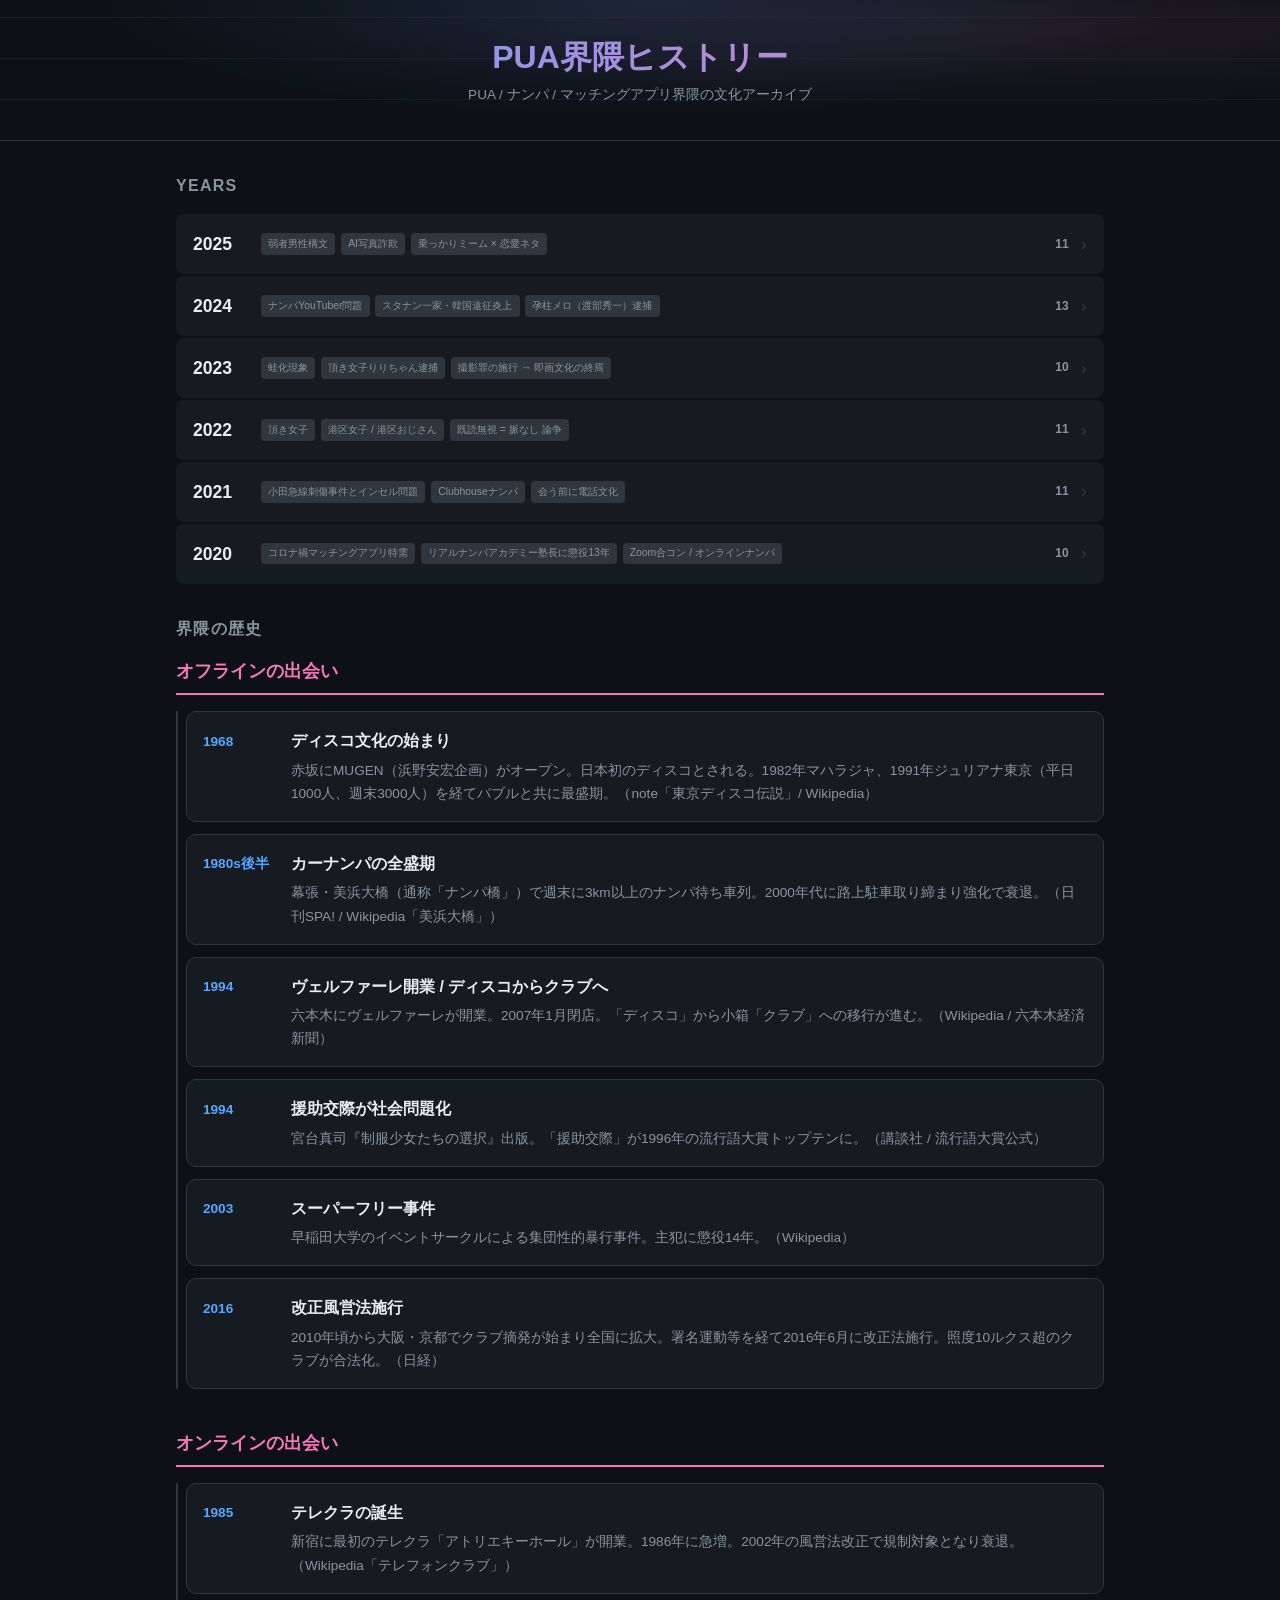
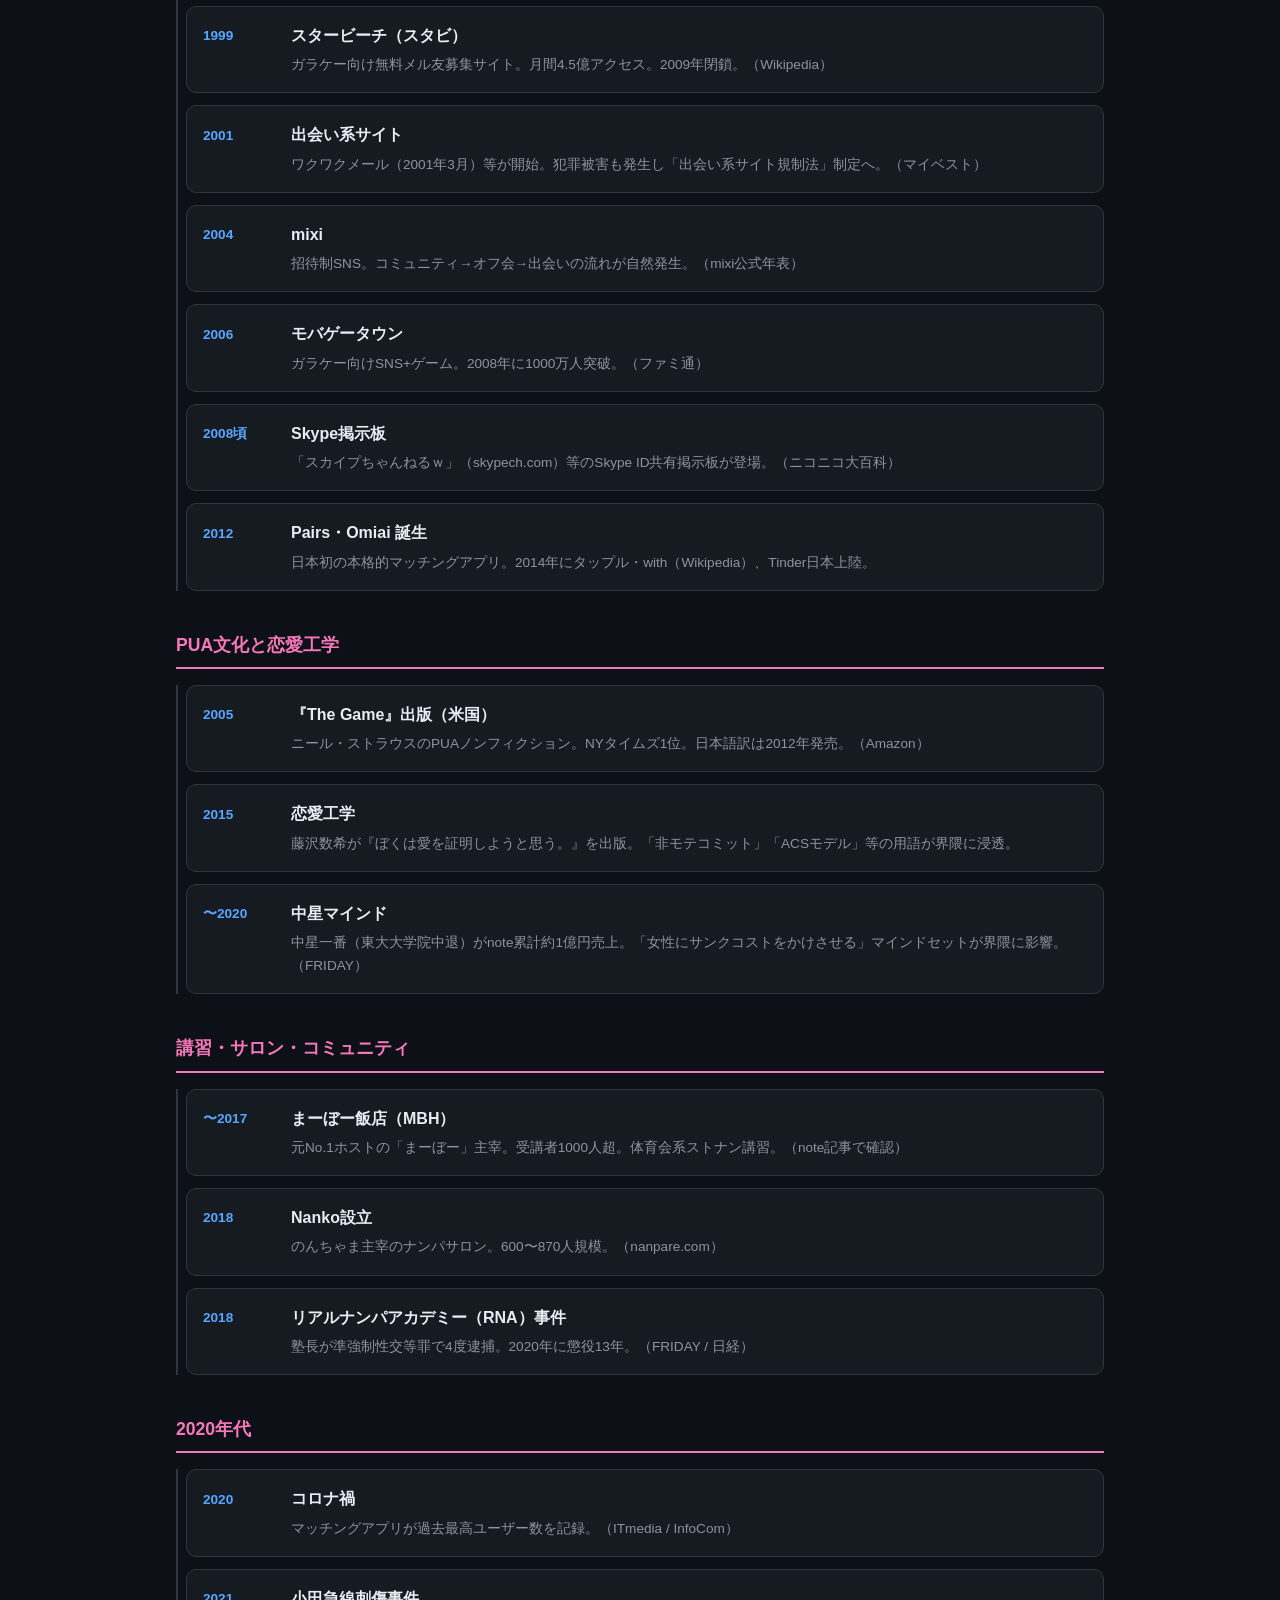
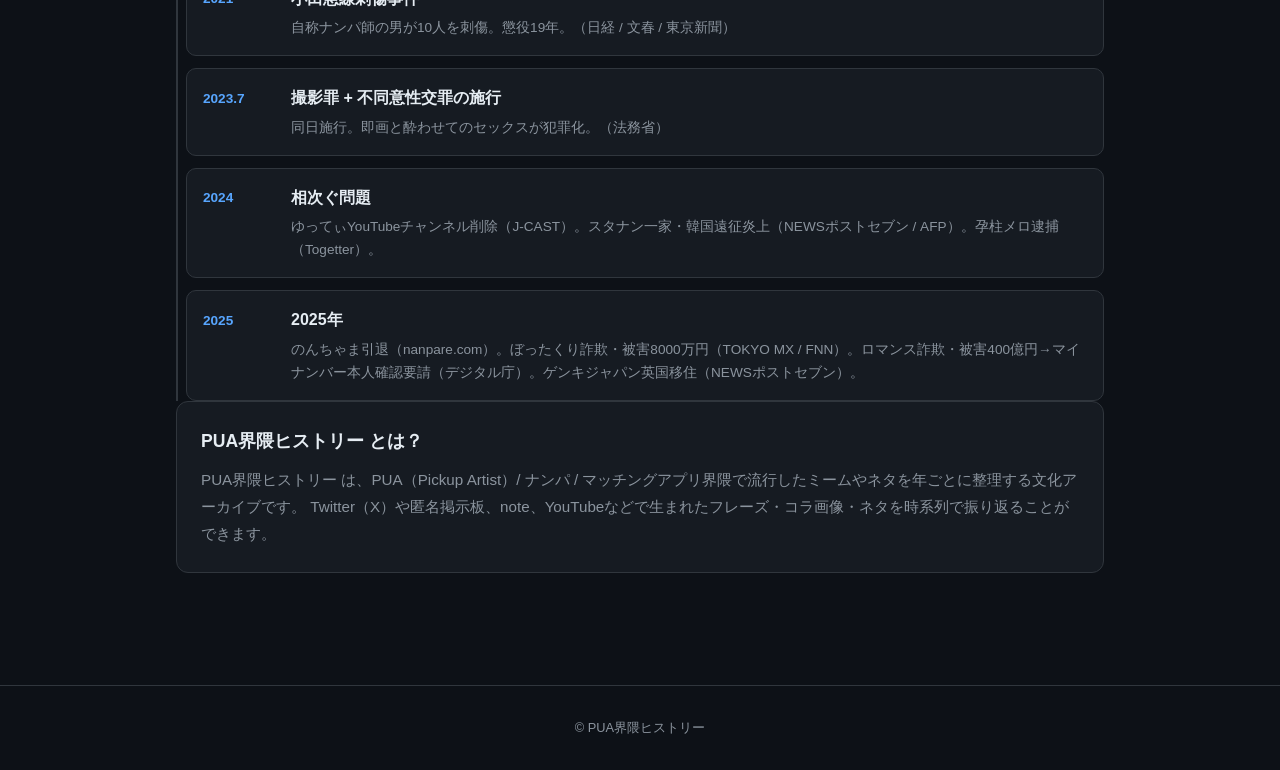
<file: site/index.html>
<!DOCTYPE html>
<html lang="ja">
<head>
  <meta charset="UTF-8">
  <meta name="viewport" content="width=device-width, initial-scale=1.0">
  <title>PUA界隈ヒストリー</title>
  <meta name="description" content="PUA / ナンパ / マッチングアプリ界隈で流行したミームを年ごとに記録する文化アーカイブ">
  <meta property="og:title" content="PUA界隈ヒストリー">
  <meta property="og:description" content="PUA / ナンパ / マッチングアプリ界隈で流行したミームを年ごとに記録する文化アーカイブ">
  <meta property="og:type" content="website">
  <meta name="twitter:card" content="summary">
  <link rel="icon" href="data:image/svg+xml,<svg xmlns='http://www.w3.org/2000/svg' viewBox='0 0 100 100'><text y='.9em' font-size='90'>🔥</text></svg>">
  <link rel="stylesheet" href="style.css">
</head>
<body>

  <section class="hero hero-compact">
    <div class="hero-inner">
      <h1 class="hero-title">PUA界隈ヒストリー</h1>
      <p class="hero-sub">PUA / ナンパ / マッチングアプリ界隈の文化アーカイブ</p>
    </div>
  </section>

  <main class="container container-wide">

    <section>
      <h2 class="section-title">Years</h2>
      <div class="year-list" id="year-list"></div>
    </section>

    <section>
      <h2 class="section-title">界隈の歴史</h2>
      <div class="history-timeline">

        <div class="history-era">
          <h3 class="history-era-title">オフラインの出会い</h3>
          <div class="history-items">
            <div class="history-item">
              <span class="history-year">1968</span>
              <div class="history-content">
                <strong>ディスコ文化の始まり</strong>
                <p>赤坂にMUGEN（浜野安宏企画）がオープン。日本初のディスコとされる。1982年マハラジャ、1991年ジュリアナ東京（平日1000人、週末3000人）を経てバブルと共に最盛期。（note「東京ディスコ伝説」/ Wikipedia）</p>
              </div>
            </div>
            <div class="history-item">
              <span class="history-year">1980s後半</span>
              <div class="history-content">
                <strong>カーナンパの全盛期</strong>
                <p>幕張・美浜大橋（通称「ナンパ橋」）で週末に3km以上のナンパ待ち車列。2000年代に路上駐車取り締まり強化で衰退。（日刊SPA! / Wikipedia「美浜大橋」）</p>
              </div>
            </div>
            <div class="history-item">
              <span class="history-year">1994</span>
              <div class="history-content">
                <strong>ヴェルファーレ開業 / ディスコからクラブへ</strong>
                <p>六本木にヴェルファーレが開業。2007年1月閉店。「ディスコ」から小箱「クラブ」への移行が進む。（Wikipedia / 六本木経済新聞）</p>
              </div>
            </div>
            <div class="history-item">
              <span class="history-year">1994</span>
              <div class="history-content">
                <strong>援助交際が社会問題化</strong>
                <p>宮台真司『制服少女たちの選択』出版。「援助交際」が1996年の流行語大賞トップテンに。（講談社 / 流行語大賞公式）</p>
              </div>
            </div>
            <div class="history-item">
              <span class="history-year">2003</span>
              <div class="history-content">
                <strong>スーパーフリー事件</strong>
                <p>早稲田大学のイベントサークルによる集団性的暴行事件。主犯に懲役14年。（Wikipedia）</p>
              </div>
            </div>
            <div class="history-item">
              <span class="history-year">2016</span>
              <div class="history-content">
                <strong>改正風営法施行</strong>
                <p>2010年頃から大阪・京都でクラブ摘発が始まり全国に拡大。署名運動等を経て2016年6月に改正法施行。照度10ルクス超のクラブが合法化。（日経）</p>
              </div>
            </div>
          </div>
        </div>

        <div class="history-era">
          <h3 class="history-era-title">オンラインの出会い</h3>
          <div class="history-items">
            <div class="history-item">
              <span class="history-year">1985</span>
              <div class="history-content">
                <strong>テレクラの誕生</strong>
                <p>新宿に最初のテレクラ「アトリエキーホール」が開業。1986年に急増。2002年の風営法改正で規制対象となり衰退。（Wikipedia「テレフォンクラブ」）</p>
              </div>
            </div>
            <div class="history-item">
              <span class="history-year">1999</span>
              <div class="history-content">
                <strong>スタービーチ（スタビ）</strong>
                <p>ガラケー向け無料メル友募集サイト。月間4.5億アクセス。2009年閉鎖。（Wikipedia）</p>
              </div>
            </div>
            <div class="history-item">
              <span class="history-year">2001</span>
              <div class="history-content">
                <strong>出会い系サイト</strong>
                <p>ワクワクメール（2001年3月）等が開始。犯罪被害も発生し「出会い系サイト規制法」制定へ。（マイベスト）</p>
              </div>
            </div>
            <div class="history-item">
              <span class="history-year">2004</span>
              <div class="history-content">
                <strong>mixi</strong>
                <p>招待制SNS。コミュニティ→オフ会→出会いの流れが自然発生。（mixi公式年表）</p>
              </div>
            </div>
            <div class="history-item">
              <span class="history-year">2006</span>
              <div class="history-content">
                <strong>モバゲータウン</strong>
                <p>ガラケー向けSNS+ゲーム。2008年に1000万人突破。（ファミ通）</p>
              </div>
            </div>
            <div class="history-item">
              <span class="history-year">2008頃</span>
              <div class="history-content">
                <strong>Skype掲示板</strong>
                <p>「スカイプちゃんねるｗ」（skypech.com）等のSkype ID共有掲示板が登場。（ニコニコ大百科）</p>
              </div>
            </div>
            <div class="history-item">
              <span class="history-year">2012</span>
              <div class="history-content">
                <strong>Pairs・Omiai 誕生</strong>
                <p>日本初の本格的マッチングアプリ。2014年にタップル・with（Wikipedia）、Tinder日本上陸。</p>
              </div>
            </div>
          </div>
        </div>

        <div class="history-era">
          <h3 class="history-era-title">PUA文化と恋愛工学</h3>
          <div class="history-items">
            <div class="history-item">
              <span class="history-year">2005</span>
              <div class="history-content">
                <strong>『The Game』出版（米国）</strong>
                <p>ニール・ストラウスのPUAノンフィクション。NYタイムズ1位。日本語訳は2012年発売。（Amazon）</p>
              </div>
            </div>
            <div class="history-item">
              <span class="history-year">2015</span>
              <div class="history-content">
                <strong>恋愛工学</strong>
                <p>藤沢数希が『ぼくは愛を証明しようと思う。』を出版。「非モテコミット」「ACSモデル」等の用語が界隈に浸透。</p>
              </div>
            </div>
            <div class="history-item">
              <span class="history-year">〜2020</span>
              <div class="history-content">
                <strong>中星マインド</strong>
                <p>中星一番（東大大学院中退）がnote累計約1億円売上。「女性にサンクコストをかけさせる」マインドセットが界隈に影響。（FRIDAY）</p>
              </div>
            </div>
          </div>
        </div>

        <div class="history-era">
          <h3 class="history-era-title">講習・サロン・コミュニティ</h3>
          <div class="history-items">
            <div class="history-item">
              <span class="history-year">〜2017</span>
              <div class="history-content">
                <strong>まーぼー飯店（MBH）</strong>
                <p>元No.1ホストの「まーぼー」主宰。受講者1000人超。体育会系ストナン講習。（note記事で確認）</p>
              </div>
            </div>
            <div class="history-item">
              <span class="history-year">2018</span>
              <div class="history-content">
                <strong>Nanko設立</strong>
                <p>のんちゃま主宰のナンパサロン。600〜870人規模。（nanpare.com）</p>
              </div>
            </div>
            <div class="history-item">
              <span class="history-year">2018</span>
              <div class="history-content">
                <strong>リアルナンパアカデミー（RNA）事件</strong>
                <p>塾長が準強制性交等罪で4度逮捕。2020年に懲役13年。（FRIDAY / 日経）</p>
              </div>
            </div>
          </div>
        </div>

        <div class="history-era">
          <h3 class="history-era-title">2020年代</h3>
          <div class="history-items">
            <div class="history-item">
              <span class="history-year">2020</span>
              <div class="history-content">
                <strong>コロナ禍</strong>
                <p>マッチングアプリが過去最高ユーザー数を記録。（ITmedia / InfoCom）</p>
              </div>
            </div>
            <div class="history-item">
              <span class="history-year">2021</span>
              <div class="history-content">
                <strong>小田急線刺傷事件</strong>
                <p>自称ナンパ師の男が10人を刺傷。懲役19年。（日経 / 文春 / 東京新聞）</p>
              </div>
            </div>
            <div class="history-item">
              <span class="history-year">2023.7</span>
              <div class="history-content">
                <strong>撮影罪 + 不同意性交罪の施行</strong>
                <p>同日施行。即画と酔わせてのセックスが犯罪化。（法務省）</p>
              </div>
            </div>
            <div class="history-item">
              <span class="history-year">2024</span>
              <div class="history-content">
                <strong>相次ぐ問題</strong>
                <p>ゆってぃYouTubeチャンネル削除（J-CAST）。スタナン一家・韓国遠征炎上（NEWSポストセブン / AFP）。孕柱メロ逮捕（Togetter）。</p>
              </div>
            </div>
            <div class="history-item">
              <span class="history-year">2025</span>
              <div class="history-content">
                <strong>2025年</strong>
                <p>のんちゃま引退（nanpare.com）。ぼったくり詐欺・被害8000万円（TOKYO MX / FNN）。ロマンス詐欺・被害400億円→マイナンバー本人確認要請（デジタル庁）。ゲンキジャパン英国移住（NEWSポストセブン）。</p>
              </div>
            </div>
          </div>
        </div>

      </div>
    </section>

    <section class="about">
      <h2>PUA界隈ヒストリー とは？</h2>
      <p>
        PUA界隈ヒストリー は、PUA（Pickup Artist）/ ナンパ / マッチングアプリ界隈で流行したミームやネタを年ごとに整理する文化アーカイブです。
        Twitter（X）や匿名掲示板、note、YouTubeなどで生まれたフレーズ・コラ画像・ネタを時系列で振り返ることができます。
      </p>
    </section>

  </main>

  <footer class="site-footer">
    &copy; PUA界隈ヒストリー
  </footer>

  <script src="script.js"></script>
</body>
</html>
</file>
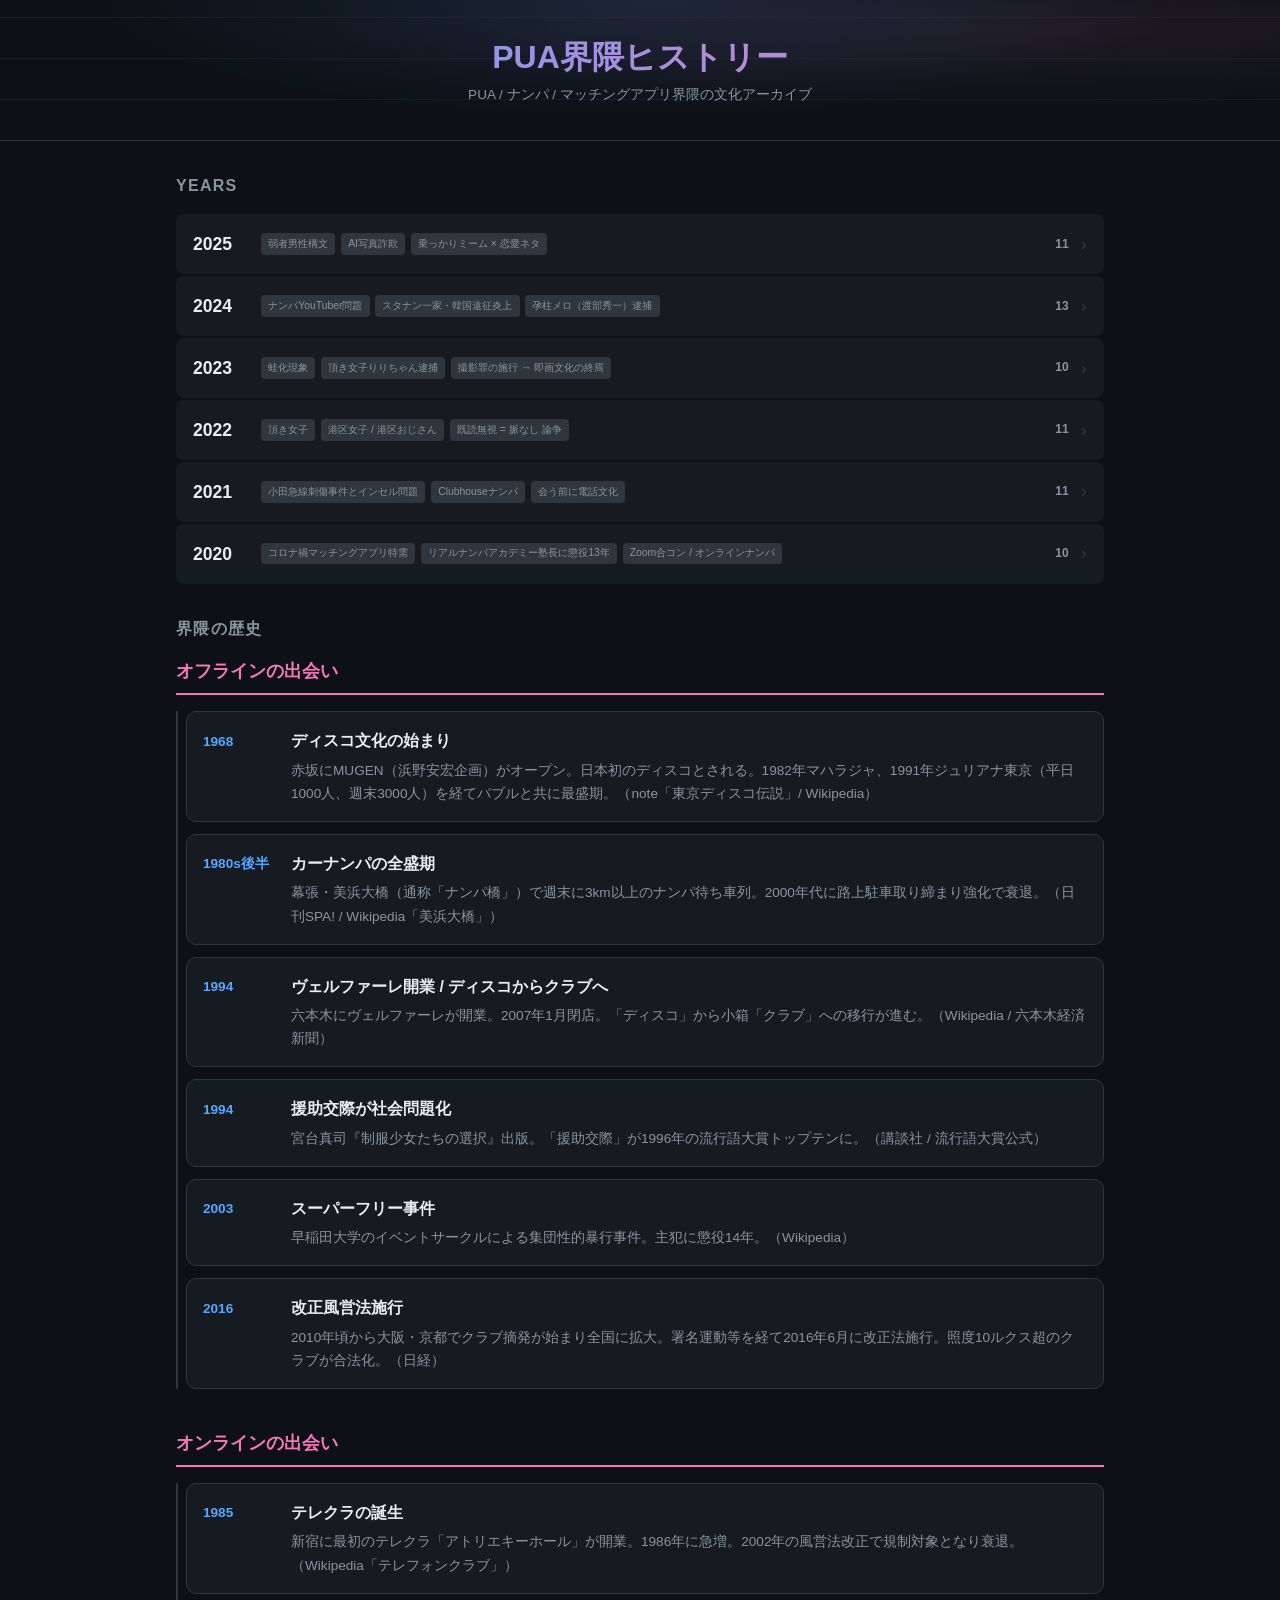
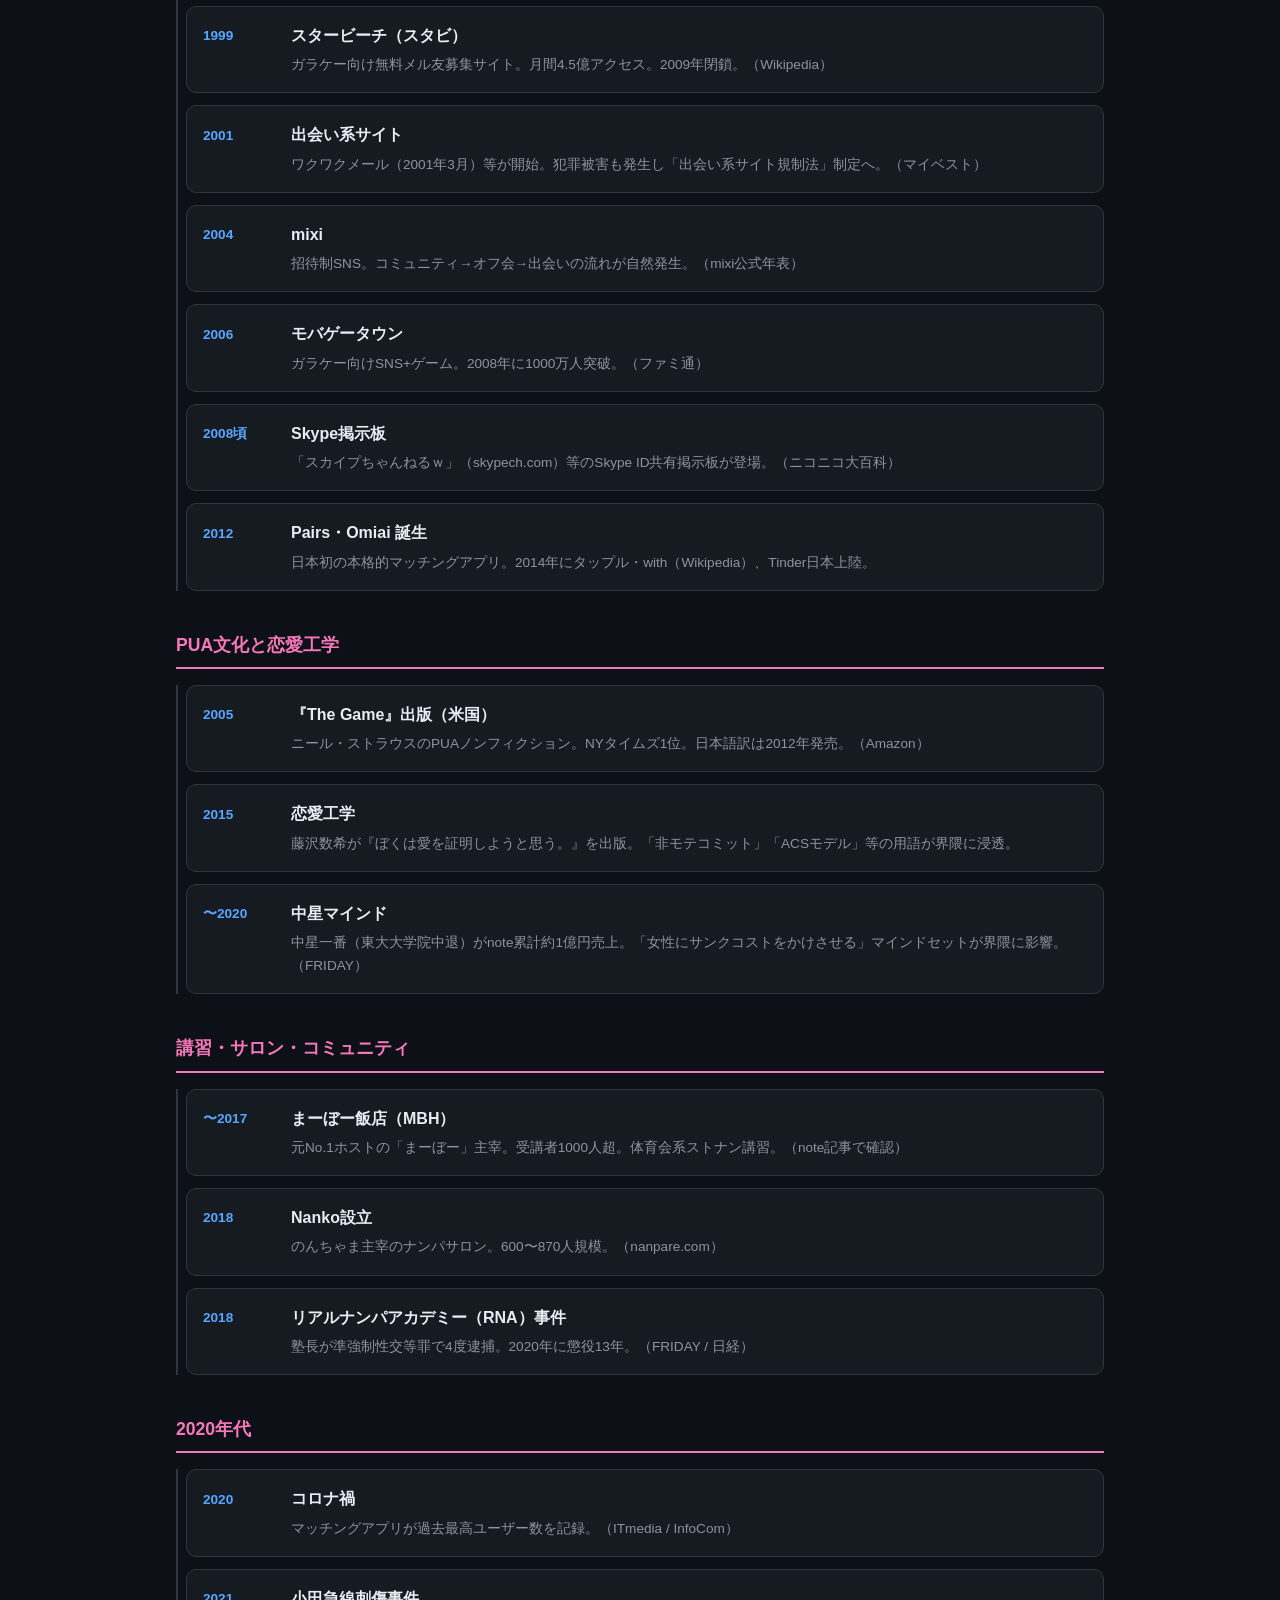
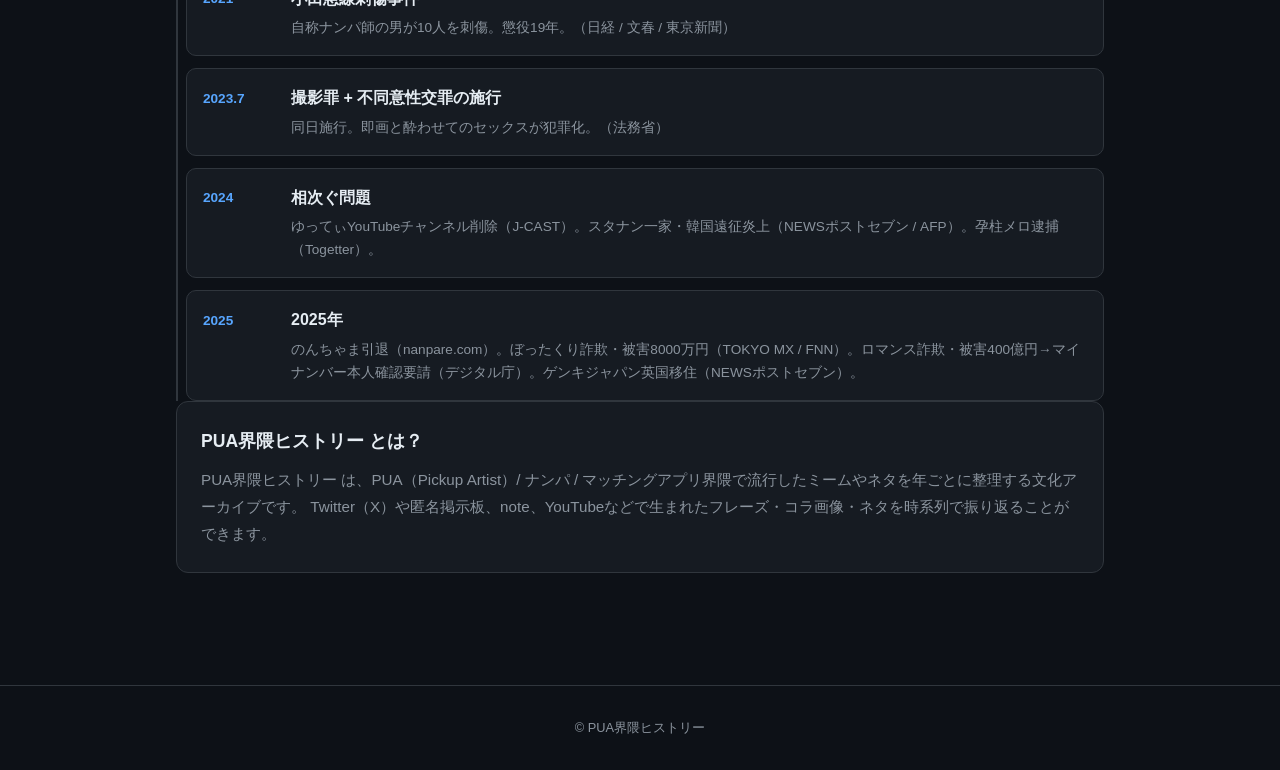
<file: site/year.html>
<!DOCTYPE html>
<html lang="ja">
<head>
  <meta charset="UTF-8">
  <meta name="viewport" content="width=device-width, initial-scale=1.0">
  <title>PUA Meme History</title>
  <meta name="description" content="PUA / ナンパ / マッチングアプリ界隈で流行したミームを年ごとに記録する文化アーカイブ">
  <meta property="og:title" content="PUA Meme History">
  <meta property="og:description" content="PUA / ナンパ / マッチングアプリ界隈のミーム年表">
  <meta property="og:type" content="website">
  <meta name="twitter:card" content="summary">
  <link rel="icon" href="data:image/svg+xml,<svg xmlns='http://www.w3.org/2000/svg' viewBox='0 0 100 100'><text y='.9em' font-size='90'>🔥</text></svg>">
  <link rel="stylesheet" href="style.css">
</head>
<body>

  <header class="site-header">
    <a href="index.html" class="site-header-link">
      <h1>PUA Meme History</h1>
    </a>
    <p>PUA / ナンパ / マッチングアプリ界隈で流行したミームを年ごとに記録する</p>
  </header>

  <main class="container">
    <nav class="year-nav" id="year-nav">
      <a href="index.html" class="back-link">&larr; トップに戻る</a>
    </nav>
    <h2 class="year-title" id="year-title"></h2>
    <div class="meme-count" id="meme-count"></div>
    <div class="meme-list" id="meme-list">
      <!-- Populated by script.js -->
    </div>
    <nav class="year-pager" id="year-pager"></nav>
  </main>

  <!-- Lightbox for image zoom -->
  <div class="lightbox" id="lightbox">
    <img src="" alt="" id="lightbox-img">
  </div>

  <footer class="site-footer">
    &copy; PUA Meme History
  </footer>

  <script src="script.js"></script>
</body>
</html>
</file>
<file: site/style.css>
*,
*::before,
*::after {
  margin: 0;
  padding: 0;
  box-sizing: border-box;
}

:root {
  --bg: #0d1117;
  --surface: #161b22;
  --border: #30363d;
  --text: #e6edf3;
  --text-muted: #8b949e;
  --accent: #58a6ff;
  --accent-hover: #79c0ff;
  --pink: #f778ba;
  --gradient: linear-gradient(135deg, #58a6ff, #f778ba);
}

html {
  font-size: 16px;
  scroll-behavior: smooth;
}

body {
  font-family: -apple-system, BlinkMacSystemFont, "Segoe UI", Helvetica, Arial, sans-serif;
  background: var(--bg);
  color: var(--text);
  line-height: 1.6;
  min-height: 100vh;
}

a {
  color: var(--accent);
  text-decoration: none;
  transition: color 0.2s;
}

a:hover {
  color: var(--accent-hover);
}

/* Hero */
.hero {
  position: relative;
  text-align: center;
  padding: 4rem 1rem 3rem;
  background: radial-gradient(ellipse at 50% 0%, rgba(88, 166, 255, 0.12) 0%, transparent 60%),
              radial-gradient(ellipse at 80% 20%, rgba(247, 120, 186, 0.08) 0%, transparent 50%),
              var(--bg);
  border-bottom: 1px solid var(--border);
  overflow: hidden;
}

.hero::before {
  content: "";
  position: absolute;
  inset: 0;
  background: repeating-linear-gradient(
    0deg,
    transparent,
    transparent 40px,
    rgba(48, 54, 61, 0.3) 40px,
    rgba(48, 54, 61, 0.3) 41px
  );
  pointer-events: none;
}

.hero-inner {
  position: relative;
  z-index: 1;
}

.hero-label {
  font-size: 0.7rem;
  font-weight: 700;
  letter-spacing: 0.2em;
  text-transform: uppercase;
  color: var(--pink);
  margin-bottom: 1rem;
}

.hero-title {
  font-size: 3.2rem;
  font-weight: 900;
  line-height: 1.1;
  background: var(--gradient);
  -webkit-background-clip: text;
  -webkit-text-fill-color: transparent;
  background-clip: text;
  margin-bottom: 1rem;
}

.hero-sub {
  color: var(--text-muted);
  font-size: 0.95rem;
  line-height: 1.8;
  max-width: 400px;
  margin: 0 auto 1.5rem;
}

.hero-stats {
  display: flex;
  align-items: center;
  justify-content: center;
  gap: 0.75rem;
  font-size: 0.9rem;
  font-weight: 600;
  color: var(--text-muted);
}

/* Hero compact */
.hero-compact {
  padding: 2.5rem 1rem 2rem;
}

.hero-compact .hero-title {
  font-size: 2rem;
  margin-bottom: 0.5rem;
}

.hero-compact .hero-sub {
  margin-bottom: 0;
  font-size: 0.85rem;
}

/* Nav row (pills) */
.nav-row {
  display: flex;
  gap: 0.5rem;
  margin-bottom: 1.5rem;
}

.nav-pill {
  padding: 0.4rem 1rem;
  font-size: 0.8rem;
  font-weight: 600;
  border: 1px solid var(--border);
  border-radius: 20px;
  color: var(--text-muted);
  transition: all 0.2s;
}

.nav-pill:hover {
  border-color: var(--accent);
  color: var(--accent);
  background: rgba(88, 166, 255, 0.06);
}

/* Year list (compact rows) */
.year-list {
  display: flex;
  flex-direction: column;
  gap: 2px;
  margin-bottom: 2rem;
}

.year-row {
  display: grid;
  grid-template-columns: 3.5rem 1fr auto auto;
  align-items: center;
  gap: 0.75rem;
  padding: 0.85rem 1rem;
  background: var(--surface);
  border: 1px solid transparent;
  border-radius: 8px;
  color: var(--text);
  transition: border-color 0.15s, background 0.15s;
}

.year-row:hover {
  border-color: var(--accent);
  background: rgba(88, 166, 255, 0.04);
  color: var(--text);
}

.year-row-year {
  font-size: 1.1rem;
  font-weight: 700;
}

.year-row-tags {
  display: flex;
  gap: 0.35rem;
  flex-wrap: wrap;
  overflow: hidden;
}

.year-row-tag {
  font-size: 0.65rem;
  padding: 0.15rem 0.45rem;
  background: var(--border);
  border-radius: 4px;
  color: var(--text-muted);
  white-space: nowrap;
}

.year-row:hover .year-row-tag {
  background: rgba(88, 166, 255, 0.15);
  color: var(--accent);
}

.year-row-count {
  font-size: 0.75rem;
  font-weight: 600;
  color: var(--text-muted);
  min-width: 1.5rem;
  text-align: right;
}

.year-row-arrow {
  font-size: 1.2rem;
  color: var(--border);
  transition: color 0.15s;
}

.year-row:hover .year-row-arrow {
  color: var(--accent);
}

/* Nav cards */
.nav-cards {
  display: grid;
  grid-template-columns: repeat(2, 1fr);
  gap: 1rem;
  margin-bottom: 2.5rem;
}

.nav-card {
  display: flex;
  flex-direction: column;
  align-items: center;
  gap: 0.3rem;
  padding: 1.5rem 1rem;
  background: var(--surface);
  border: 1px solid var(--border);
  border-radius: 12px;
  color: var(--text);
  transition: transform 0.2s, border-color 0.2s, box-shadow 0.2s;
}

.nav-card:hover {
  transform: translateY(-3px);
  border-color: var(--accent);
  box-shadow: 0 4px 20px rgba(88, 166, 255, 0.12);
  color: var(--accent);
}

.nav-card-icon {
  font-size: 1.6rem;
  margin-bottom: 0.2rem;
}

.nav-card-title {
  font-size: 1rem;
  font-weight: 700;
}

.nav-card-desc {
  font-size: 0.7rem;
  color: var(--text-muted);
}

/* Pickup section */
.pickup-section {
  margin-bottom: 2.5rem;
}

.section-title {
  font-size: 1rem;
  font-weight: 700;
  color: var(--text-muted);
  text-transform: uppercase;
  letter-spacing: 0.08em;
  margin-bottom: 1rem;
}

.pickup-scroll {
  display: flex;
  gap: 0.75rem;
  overflow-x: auto;
  padding-bottom: 0.5rem;
  scroll-snap-type: x mandatory;
  -webkit-overflow-scrolling: touch;
}

.pickup-scroll::-webkit-scrollbar {
  height: 4px;
}

.pickup-scroll::-webkit-scrollbar-track {
  background: var(--border);
  border-radius: 2px;
}

.pickup-scroll::-webkit-scrollbar-thumb {
  background: var(--text-muted);
  border-radius: 2px;
}

.pickup-card {
  flex: 0 0 220px;
  scroll-snap-align: start;
  background: var(--surface);
  border: 1px solid var(--border);
  border-radius: 10px;
  padding: 1rem;
  color: var(--text);
  transition: border-color 0.2s;
  text-decoration: none;
}

.pickup-card:hover {
  border-color: var(--accent);
  color: var(--text);
}

.pickup-card-year {
  font-size: 0.65rem;
  font-weight: 700;
  color: var(--pink);
  letter-spacing: 0.05em;
}

.pickup-card-name {
  font-size: 0.9rem;
  font-weight: 700;
  margin: 0.25rem 0;
  display: -webkit-box;
  -webkit-line-clamp: 2;
  -webkit-box-orient: vertical;
  overflow: hidden;
}

.pickup-card-buzz {
  display: flex;
  align-items: center;
  gap: 0.4rem;
  margin-top: 0.4rem;
}

.pickup-card-buzz-track {
  flex: 1;
  height: 4px;
  background: var(--border);
  border-radius: 2px;
  overflow: hidden;
}

.pickup-card-buzz-fill {
  height: 100%;
  border-radius: 2px;
}

.pickup-card-buzz-val {
  font-size: 0.65rem;
  font-weight: 700;
  color: var(--text-muted);
}

/* Header */
.site-header {
  text-align: center;
  padding: 3rem 1rem 2rem;
  border-bottom: 1px solid var(--border);
  background: linear-gradient(180deg, rgba(88, 166, 255, 0.04) 0%, transparent 100%);
}

.site-header-link {
  color: inherit;
}

.site-header-link:hover {
  color: inherit;
}

.site-header h1 {
  font-size: 2.4rem;
  font-weight: 800;
  background: var(--gradient);
  -webkit-background-clip: text;
  -webkit-text-fill-color: transparent;
  background-clip: text;
  margin-bottom: 0.5rem;
}

.site-header p {
  color: var(--text-muted);
  max-width: 480px;
  margin: 0 auto;
  font-size: 0.95rem;
}

/* Container */
.container {
  max-width: 720px;
  margin: 0 auto;
  padding: 2rem 1rem;
}

/* Stats */
.stats {
  display: flex;
  align-items: center;
  justify-content: center;
  gap: 0.75rem;
  margin-bottom: 2rem;
  font-size: 0.9rem;
  font-weight: 600;
  color: var(--text-muted);
}

.stats-dot {
  width: 4px;
  height: 4px;
  border-radius: 50%;
  background: var(--border);
}

/* About section */
.about {
  background: var(--surface);
  border: 1px solid var(--border);
  border-radius: 12px;
  padding: 1.5rem;
  margin-bottom: 2rem;
  font-size: 0.95rem;
  color: var(--text-muted);
  line-height: 1.8;
}

.about h2 {
  color: var(--text);
  font-size: 1.1rem;
  margin-bottom: 0.5rem;
}

/* Year grid */
.year-grid {
  display: grid;
  grid-template-columns: repeat(auto-fill, minmax(160px, 1fr));
  gap: 1rem;
}

.year-card {
  display: flex;
  flex-direction: column;
  align-items: center;
  justify-content: center;
  gap: 0.4rem;
  background: var(--surface);
  border: 1px solid var(--border);
  border-radius: 12px;
  padding: 1.8rem 1rem;
  color: var(--text);
  transition: transform 0.2s, border-color 0.2s, box-shadow 0.2s;
}

.year-card:hover {
  transform: translateY(-4px);
  border-color: var(--accent);
  box-shadow: 0 4px 24px rgba(88, 166, 255, 0.15);
  color: var(--accent);
}

.year-card-year {
  font-size: 1.6rem;
  font-weight: 700;
}

.year-card-count {
  font-size: 0.75rem;
  font-weight: 500;
  color: var(--text-muted);
  letter-spacing: 0.03em;
}

.year-card:hover .year-card-count {
  color: var(--accent);
}

/* Year page nav */
.year-nav {
  margin-bottom: 1rem;
}

/* Back link */
.back-link {
  display: inline-block;
  font-size: 0.9rem;
}

/* Year page header */
.year-title {
  font-size: 2.4rem;
  font-weight: 800;
  margin-bottom: 0.25rem;
  background: var(--gradient);
  -webkit-background-clip: text;
  -webkit-text-fill-color: transparent;
  background-clip: text;
}

/* Meme count badge */
.meme-count {
  font-size: 0.85rem;
  font-weight: 600;
  color: var(--text-muted);
  margin-bottom: 1.5rem;
}

/* Meme card */
.meme-list {
  display: flex;
  flex-direction: column;
  gap: 1.2rem;
}

.meme-card {
  background: var(--surface);
  border: 1px solid var(--border);
  border-radius: 12px;
  padding: 1.5rem;
  transition: border-color 0.2s, box-shadow 0.2s;
}

.meme-card:hover {
  border-color: var(--accent);
  box-shadow: 0 2px 12px rgba(88, 166, 255, 0.08);
}

/* Fade in animation */
.fade-in {
  animation: fadeSlideIn 0.4s ease both;
}

@keyframes fadeSlideIn {
  from {
    opacity: 0;
    transform: translateY(12px);
  }
  to {
    opacity: 1;
    transform: translateY(0);
  }
}

.meme-rank {
  display: inline-block;
  font-size: 0.7rem;
  font-weight: 700;
  color: var(--bg);
  background: var(--pink);
  padding: 0.15rem 0.5rem;
  border-radius: 4px;
  letter-spacing: 0.05em;
  margin-bottom: 0.5rem;
}

.meme-name {
  font-size: 1.25rem;
  font-weight: 700;
  margin-bottom: 0.5rem;
}

.meme-description {
  color: var(--text-muted);
  font-size: 0.95rem;
  margin-bottom: 0.5rem;
  line-height: 1.7;
}

.meme-origin {
  font-size: 0.85rem;
  color: var(--text-muted);
  border-left: 3px solid var(--pink);
  padding-left: 0.75rem;
  margin-bottom: 0.75rem;
  opacity: 0.8;
}

.meme-image {
  width: 100%;
  max-width: 400px;
  border-radius: 8px;
  cursor: pointer;
  transition: opacity 0.2s;
}

.meme-image:hover {
  opacity: 0.85;
}

/* Year pager */
.year-pager {
  display: flex;
  justify-content: space-between;
  align-items: center;
  margin-top: 2.5rem;
  padding-top: 1.5rem;
  border-top: 1px solid var(--border);
}

.pager-link {
  font-size: 0.95rem;
  font-weight: 600;
  padding: 0.5rem 1rem;
  border-radius: 8px;
  border: 1px solid var(--border);
  color: var(--text);
  transition: border-color 0.2s, background 0.2s;
}

.pager-link:hover {
  border-color: var(--accent);
  background: rgba(88, 166, 255, 0.08);
  color: var(--accent);
}

/* Empty state */
.empty-state {
  text-align: center;
  color: var(--text-muted);
  padding: 3rem 1rem;
}

/* Lightbox */
.lightbox {
  display: none;
  position: fixed;
  inset: 0;
  z-index: 1000;
  background: rgba(0, 0, 0, 0.92);
  align-items: center;
  justify-content: center;
  cursor: zoom-out;
  animation: fadeIn 0.2s ease;
}

.lightbox.active {
  display: flex;
}

.lightbox img {
  max-width: 90vw;
  max-height: 90vh;
  border-radius: 8px;
  box-shadow: 0 0 40px rgba(0, 0, 0, 0.5);
}

@keyframes fadeIn {
  from { opacity: 0; }
  to { opacity: 1; }
}

/* Buzz meter on meme cards */
.meme-buzz {
  display: flex;
  align-items: center;
  gap: 0.5rem;
  margin-bottom: 0.75rem;
}

.meme-buzz-label {
  font-size: 0.75rem;
  color: var(--text-muted);
  white-space: nowrap;
}

.meme-buzz-track {
  flex: 1;
  height: 6px;
  background: var(--border);
  border-radius: 3px;
  overflow: hidden;
}

.meme-buzz-fill {
  height: 100%;
  border-radius: 3px;
  transition: width 0.6s ease;
}

.meme-buzz-value {
  font-size: 0.75rem;
  font-weight: 700;
  color: var(--text-muted);
  min-width: 1.5rem;
  text-align: right;
}

.meme-peak {
  font-size: 0.75rem;
  color: var(--text-muted);
  margin-bottom: 0.5rem;
}

/* Container wide (for timeline) */
.container-wide {
  max-width: 960px;
}

/* Timeline controls */
.timeline-desc {
  font-size: 0.85rem;
  color: var(--text-muted);
  margin-bottom: 1.5rem;
}

.timeline-controls {
  display: flex;
  gap: 0.5rem;
  margin-bottom: 2rem;
}

.tl-btn {
  padding: 0.4rem 1rem;
  border: 1px solid var(--border);
  border-radius: 8px;
  background: transparent;
  color: var(--text-muted);
  font-size: 0.85rem;
  cursor: pointer;
  transition: all 0.2s;
}

.tl-btn:hover {
  border-color: var(--accent);
  color: var(--text);
}

.tl-btn.active {
  background: var(--accent);
  border-color: var(--accent);
  color: var(--bg);
  font-weight: 600;
}

.timeline-view.hidden {
  display: none;
}

/* Chart view */
.tl-year-group {
  margin-bottom: 2rem;
}

.tl-year-label {
  font-size: 1.3rem;
  font-weight: 700;
  margin-bottom: 0.75rem;
}

.tl-year-label a {
  color: var(--text);
}

.tl-year-label a:hover {
  color: var(--accent);
}

.tl-year-bars {
  display: flex;
  flex-direction: column;
  gap: 0.4rem;
}

.tl-bar-row {
  display: grid;
  grid-template-columns: 2.5rem 1fr auto auto;
  align-items: center;
  gap: 0.5rem;
}

.tl-bar-month {
  font-size: 0.7rem;
  color: var(--text-muted);
  text-align: right;
}

.tl-bar-track {
  height: 20px;
  background: var(--surface);
  border-radius: 4px;
  overflow: hidden;
}

.tl-bar {
  height: 100%;
  border-radius: 4px;
  min-width: 4px;
  transition: width 0.6s ease;
}

.tl-bar-name {
  font-size: 0.8rem;
  color: var(--text);
  white-space: nowrap;
  overflow: hidden;
  text-overflow: ellipsis;
  max-width: 200px;
}

.tl-bar-buzz {
  font-size: 0.7rem;
  font-weight: 700;
  color: var(--text-muted);
  min-width: 1.2rem;
  text-align: right;
}

/* Heatmap view */
.heatmap-grid {
  display: grid;
  grid-template-columns: 3.5rem repeat(12, 1fr);
  gap: 3px;
}

.hm-corner {
  /* empty top-left */
}

.hm-month-header {
  font-size: 0.65rem;
  color: var(--text-muted);
  text-align: center;
  padding: 0.3rem 0;
}

.hm-year-header {
  font-size: 0.85rem;
  font-weight: 600;
  display: flex;
  align-items: center;
}

.hm-year-header a {
  color: var(--text);
}

.hm-year-header a:hover {
  color: var(--accent);
}

.hm-cell {
  aspect-ratio: 1;
  border-radius: 4px;
  display: flex;
  align-items: center;
  justify-content: center;
  cursor: default;
  transition: transform 0.15s;
  min-height: 36px;
}

.hm-cell:hover {
  transform: scale(1.15);
  z-index: 1;
}

.hm-count {
  font-size: 0.75rem;
  font-weight: 700;
  color: var(--text);
}

.hm-legend {
  display: flex;
  align-items: center;
  gap: 0.3rem;
  margin-top: 1.5rem;
  justify-content: center;
}

.hm-legend-label {
  font-size: 0.75rem;
  color: var(--text-muted);
  margin-right: 0.3rem;
}

.hm-legend-cell {
  width: 24px;
  height: 24px;
  border-radius: 4px;
  display: flex;
  align-items: center;
  justify-content: center;
  font-size: 0.6rem;
  font-weight: 700;
  color: var(--text);
}

/* History timeline */
.history-timeline {
  display: flex;
  flex-direction: column;
  gap: 2.5rem;
}

.history-era {
  position: relative;
}

.history-era-title {
  font-size: 1.1rem;
  font-weight: 700;
  color: var(--pink);
  margin-bottom: 1rem;
  padding-bottom: 0.5rem;
  border-bottom: 2px solid var(--pink);
}

.history-items {
  display: flex;
  flex-direction: column;
  gap: 0.75rem;
  padding-left: 0.5rem;
  border-left: 2px solid var(--border);
}

.history-item {
  display: grid;
  grid-template-columns: 4.5rem 1fr;
  gap: 1rem;
  padding: 1rem;
  background: var(--surface);
  border: 1px solid var(--border);
  border-radius: 10px;
  transition: border-color 0.2s;
}

.history-item:hover {
  border-color: var(--accent);
}

.history-year {
  font-size: 0.85rem;
  font-weight: 700;
  color: var(--accent);
  padding-top: 0.15rem;
  white-space: nowrap;
}

.history-content strong {
  display: block;
  font-size: 1rem;
  margin-bottom: 0.3rem;
}

.history-content p {
  font-size: 0.85rem;
  color: var(--text-muted);
  line-height: 1.7;
}

/* Footer */
.site-footer {
  text-align: center;
  padding: 2rem 1rem;
  border-top: 1px solid var(--border);
  color: var(--text-muted);
  font-size: 0.8rem;
  margin-top: 3rem;
}

/* Responsive */
@media (max-width: 480px) {
  .hero {
    padding: 3rem 1rem 2rem;
  }

  .hero-title {
    font-size: 2.2rem;
  }

  .hero-sub {
    font-size: 0.85rem;
  }

  .nav-cards {
    grid-template-columns: 1fr;
  }

  .pickup-card {
    flex: 0 0 180px;
  }

  .site-header {
    padding: 2rem 1rem 1.5rem;
  }

  .site-header h1 {
    font-size: 1.8rem;
  }

  .year-grid {
    grid-template-columns: repeat(2, 1fr);
  }

  .year-title {
    font-size: 2rem;
  }

  .meme-name {
    font-size: 1.1rem;
  }

  .meme-card {
    padding: 1.2rem;
  }

  .pager-link {
    font-size: 0.85rem;
    padding: 0.4rem 0.75rem;
  }

  .container-wide {
    max-width: 100%;
  }

  .tl-bar-name {
    max-width: 120px;
    font-size: 0.7rem;
  }

  .tl-bar-row {
    grid-template-columns: 2rem 1fr auto auto;
    gap: 0.3rem;
  }

  .hm-month-header {
    font-size: 0.5rem;
  }

  .hm-cell {
    min-height: 28px;
  }

  .hm-year-header {
    font-size: 0.75rem;
  }

  .history-item {
    grid-template-columns: 3.5rem 1fr;
    gap: 0.5rem;
    padding: 0.75rem;
  }

  .history-year {
    font-size: 0.75rem;
  }

  .history-content strong {
    font-size: 0.9rem;
  }
}
</file>
